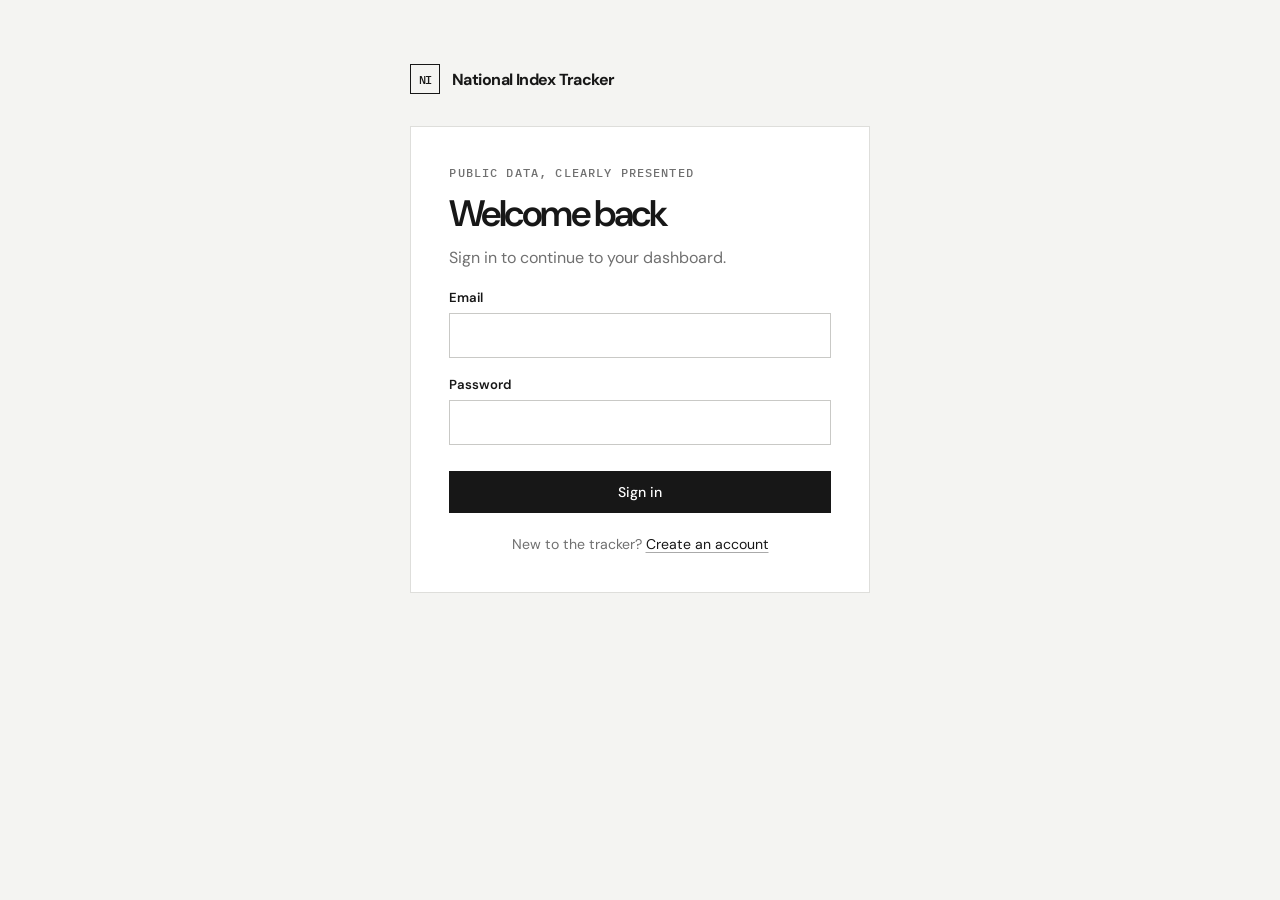
<file: NIT_v1/frontend/index.html>
<!doctype html>
<html lang="en">
  <head>
    <meta charset="utf-8">
    <meta name="viewport" content="width=device-width, initial-scale=1">
    <meta name="theme-color" content="#f4f4f2">
    <title>National Index Tracker</title>
    <link rel="stylesheet" href="styles.css">
    <script defer src="app.js"></script>
  </head>
  <body>
    <main id="app" class="app-shell" aria-live="polite">
      <div class="loading">Loading National Index Tracker</div>
    </main>
  </body>
</html>
</file>
<file: NIT_v1/frontend/styles.css>
@import url('https://fonts.googleapis.com/css2?family=DM+Sans:wght@400;500;600;700&family=IBM+Plex+Mono:wght@400;500&display=swap');

:root {
  color-scheme: light;
  --ink: #171717;
  --muted: #707070;
  --line: #dededb;
  --paper: #ffffff;
  --canvas: #f4f4f2;
  --soft: #eeeeeb;
  --danger: #383838;
  font-family: 'DM Sans', sans-serif;
  font-synthesis: none;
  text-rendering: optimizeLegibility;
}

* { box-sizing: border-box; }

body {
  margin: 0;
  min-width: 320px;
  min-height: 100vh;
  background: var(--canvas);
  color: var(--ink);
}

button, input, textarea, select { font: inherit; }
button, a { -webkit-tap-highlight-color: transparent; }
a { color: inherit; }

.app-shell { min-height: 100vh; }
.loading { padding: 3rem; color: var(--muted); }

.topbar {
  height: 72px;
  padding: 0 clamp(1.2rem, 5vw, 5rem);
  display: flex;
  align-items: center;
  justify-content: space-between;
  border-bottom: 1px solid var(--line);
  background: var(--paper);
}

.brand { display: inline-flex; align-items: center; gap: .75rem; text-decoration: none; font-weight: 700; letter-spacing: -.035em; }
.brand-mark { display: grid; width: 30px; height: 30px; place-items: center; border: 1px solid var(--ink); font: 500 .72rem 'IBM Plex Mono', monospace; }
.topbar-actions { display: flex; align-items: center; gap: 1.25rem; }
.user-label { color: var(--muted); font-size: .88rem; }

.page { width: min(1100px, calc(100% - 2.5rem)); margin: 0 auto; padding: clamp(2.5rem, 7vw, 5.5rem) 0; }
.page-narrow { width: min(460px, calc(100% - 2rem)); margin: 0 auto; padding: 4rem 0; }
.eyebrow { margin: 0 0 .9rem; color: var(--muted); font: 500 .72rem 'IBM Plex Mono', monospace; letter-spacing: .1em; text-transform: uppercase; }
h1, h2, h3, p { margin-top: 0; }
h1 { margin-bottom: .8rem; font-size: clamp(2.25rem, 5vw, 4rem); line-height: 1.03; letter-spacing: -.065em; font-weight: 600; }
h2 { margin-bottom: .6rem; font-size: 1.2rem; letter-spacing: -.035em; }
.lede { max-width: 650px; margin-bottom: 2.5rem; color: var(--muted); line-height: 1.7; }
.section-heading { display: flex; align-items: end; justify-content: space-between; gap: 1rem; margin: 3rem 0 1.15rem; }
.section-heading h2 { margin: 0; }
.count { color: var(--muted); font: .75rem 'IBM Plex Mono', monospace; }

.card-grid { display: grid; grid-template-columns: repeat(2, minmax(0, 1fr)); gap: 1px; border: 1px solid var(--line); background: var(--line); }
.card-link { display: flex; min-height: 155px; padding: 1.5rem; flex-direction: column; justify-content: space-between; gap: 1.5rem; background: var(--paper); text-decoration: none; transition: background .15s ease; }
.card-link:hover { background: #f7f7f5; }
.card-title { margin: 0; font-size: 1.13rem; font-weight: 600; letter-spacing: -.035em; }
.card-description { margin: .45rem 0 0; color: var(--muted); font-size: .9rem; line-height: 1.55; }
.card-arrow { align-self: flex-end; color: var(--muted); font-size: 1.1rem; }
.index-list { border-top: 1px solid var(--line); }
.index-row { display: flex; align-items: center; justify-content: space-between; gap: 1rem; padding: 1.15rem 0; border-bottom: 1px solid var(--line); text-decoration: none; }
.index-row:hover .row-title { text-decoration: underline; text-underline-offset: 4px; }
.row-title { margin: 0; font-weight: 500; }
.row-description { margin: .35rem 0 0; color: var(--muted); font-size: .86rem; line-height: 1.5; }

.button { display: inline-flex; min-height: 42px; align-items: center; justify-content: center; padding: .65rem 1rem; border: 1px solid var(--ink); background: var(--ink); color: #fff; text-decoration: none; cursor: pointer; font-size: .88rem; font-weight: 500; transition: background .15s ease, color .15s ease; }
.button:hover { background: #3c3c3c; }
.button-secondary { background: transparent; color: var(--ink); }
.button-secondary:hover { background: var(--soft); }
.button-quiet { min-height: auto; padding: .4rem .65rem; border-color: var(--line); background: transparent; color: var(--ink); }
.button-quiet:hover { background: var(--soft); }
.text-link { color: var(--ink); text-decoration-color: #aaa; text-underline-offset: 3px; }
.back-link { display: inline-flex; margin-bottom: 2rem; color: var(--muted); text-decoration: none; font-size: .88rem; }
.back-link:hover { color: var(--ink); }

.form-card { padding: clamp(1.5rem, 5vw, 2.4rem); border: 1px solid var(--line); background: var(--paper); }
.form-card h1 { font-size: 2.3rem; }
.form-intro { color: var(--muted); line-height: 1.6; }
.field { display: grid; gap: .45rem; margin: 1.1rem 0; }
.field label { font-size: .82rem; font-weight: 600; }
.field input, .field textarea, .field select { width: 100%; min-height: 44px; padding: .7rem .8rem; border: 1px solid #c9c9c6; border-radius: 0; background: white; color: var(--ink); outline: none; }
.field textarea { min-height: 92px; resize: vertical; }
.field input:focus, .field textarea:focus, .field select:focus { border-color: var(--ink); box-shadow: 0 0 0 1px var(--ink); }
.form-card .button { width: 100%; margin-top: .5rem; }
.form-footer { margin: 1.4rem 0 0; color: var(--muted); font-size: .88rem; text-align: center; }
.notice { margin: 1rem 0 0; padding: .75rem .85rem; border-left: 2px solid var(--ink); background: var(--soft); font-size: .88rem; line-height: 1.45; }
.notice[hidden] { display: none; }
.notice-error { border-color: #555; }

.data-toolbar { display: flex; align-items: center; justify-content: space-between; gap: 1rem; margin: 2.5rem 0 1rem; }
.table-wrap { overflow-x: auto; border: 1px solid var(--line); background: var(--paper); }
table { width: 100%; border-collapse: collapse; font-size: .88rem; }
th, td { padding: .85rem 1rem; border-bottom: 1px solid var(--line); text-align: left; vertical-align: top; }
th { position: sticky; top: 0; background: #f0f0ed; font-size: .75rem; font-weight: 600; white-space: nowrap; }
td { min-width: 120px; max-width: 340px; line-height: 1.5; overflow-wrap: anywhere; }
tr:last-child td { border-bottom: 0; }
.mono { font-family: 'IBM Plex Mono', monospace; font-size: .78rem; }
.empty-state { padding: 2rem; border: 1px dashed #c7c7c4; color: var(--muted); text-align: center; line-height: 1.6; }
.error-page { min-height: 65vh; display: grid; align-content: center; justify-items: start; }
.error-page p { max-width: 480px; color: var(--muted); line-height: 1.65; }
.admin-panel { margin-top: 3.5rem; padding-top: 2rem; border-top: 1px solid var(--line); }
.admin-forms { display: grid; grid-template-columns: repeat(2, minmax(0, 1fr)); gap: 1rem; margin-top: 1.2rem; }
.admin-form { padding: 1.25rem; border: 1px solid var(--line); background: var(--paper); }
.admin-form .button { width: 100%; margin-top: .4rem; }
.row-actions { display: flex; align-items: center; gap: .6rem; }
.footer { padding: 1rem 0 2rem; color: var(--muted); font-size: .76rem; }

@media (max-width: 680px) {
  .topbar { height: 64px; padding: 0 1rem; }
  .brand { gap: .55rem; font-size: .9rem; }
  .user-label { display: none; }
  .page { width: calc(100% - 2rem); padding: 2.8rem 0; }
  .page-narrow { padding: 2rem 0; }
  .card-grid, .admin-forms { grid-template-columns: 1fr; }
  .card-link { min-height: 130px; }
  .section-heading { margin-top: 2.4rem; }
  .data-toolbar { align-items: flex-start; flex-direction: column; }
  th, td { padding: .7rem .75rem; }
}
</file>
